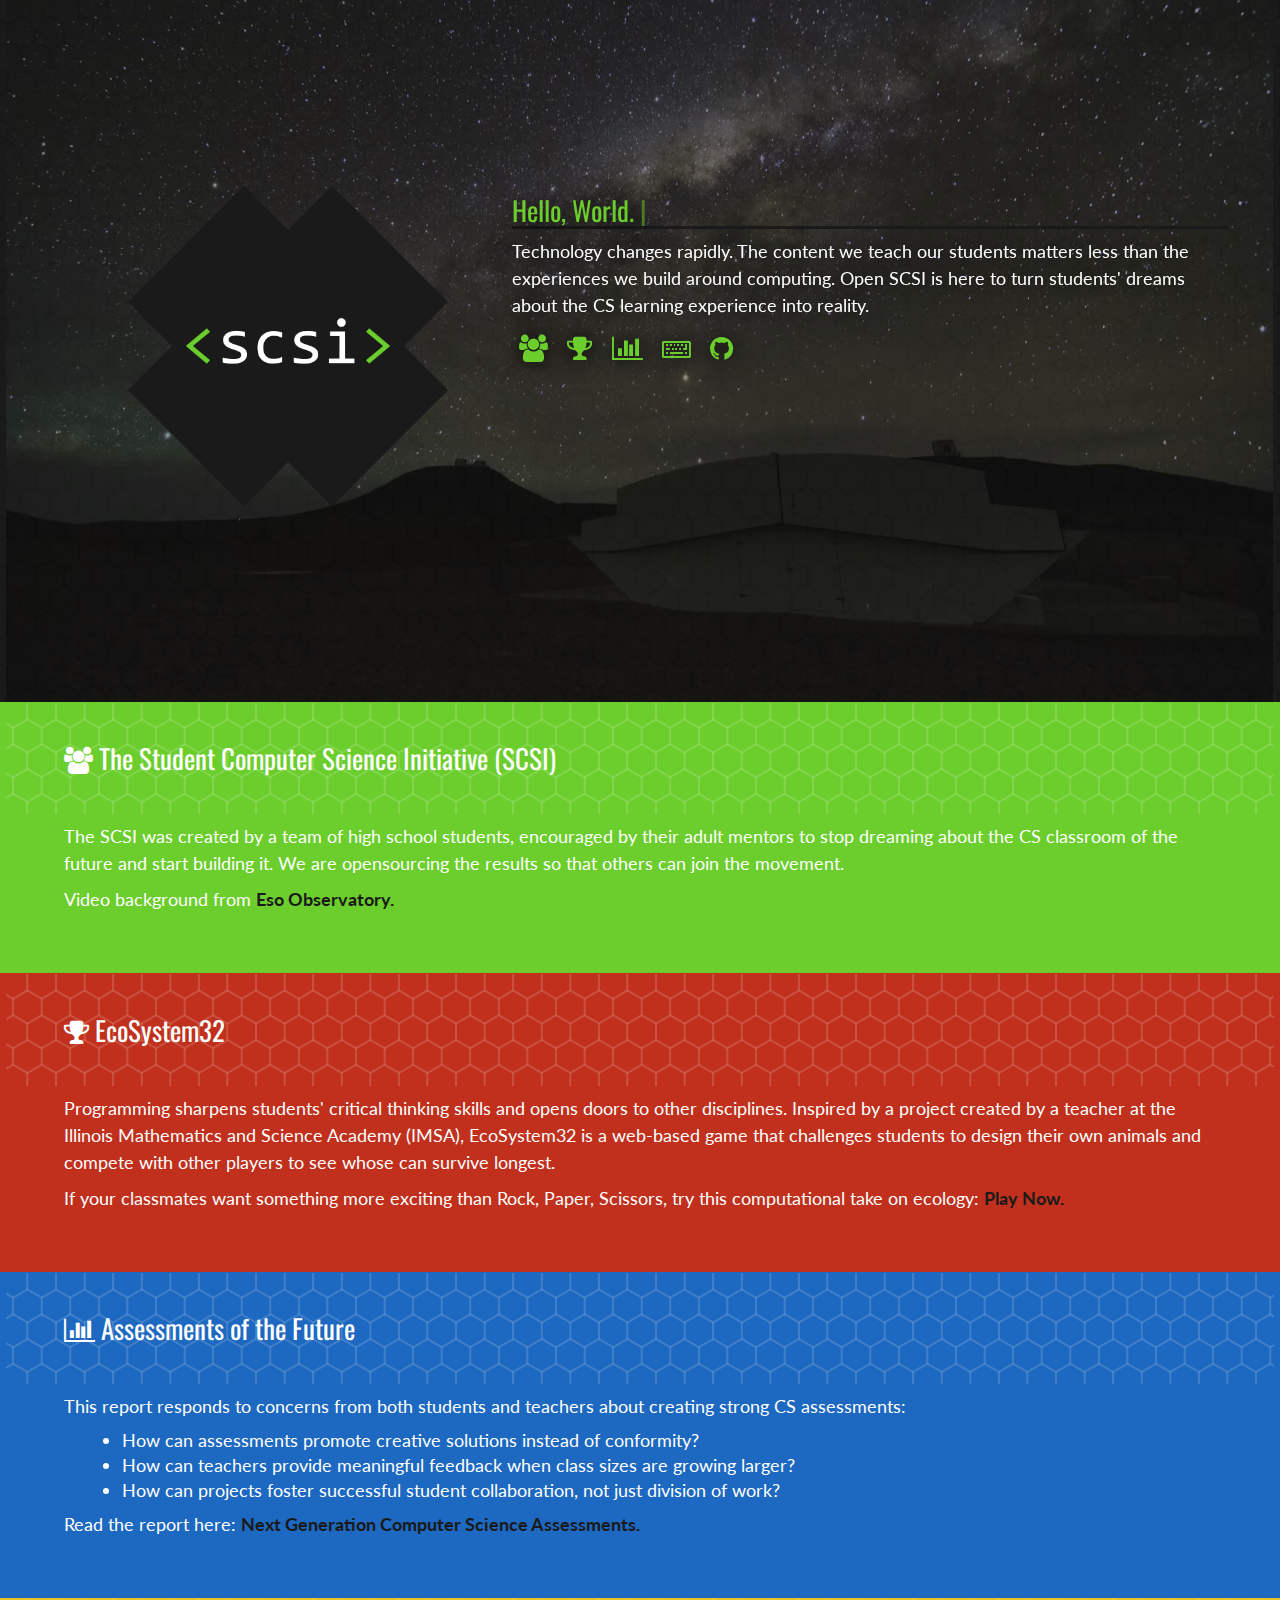
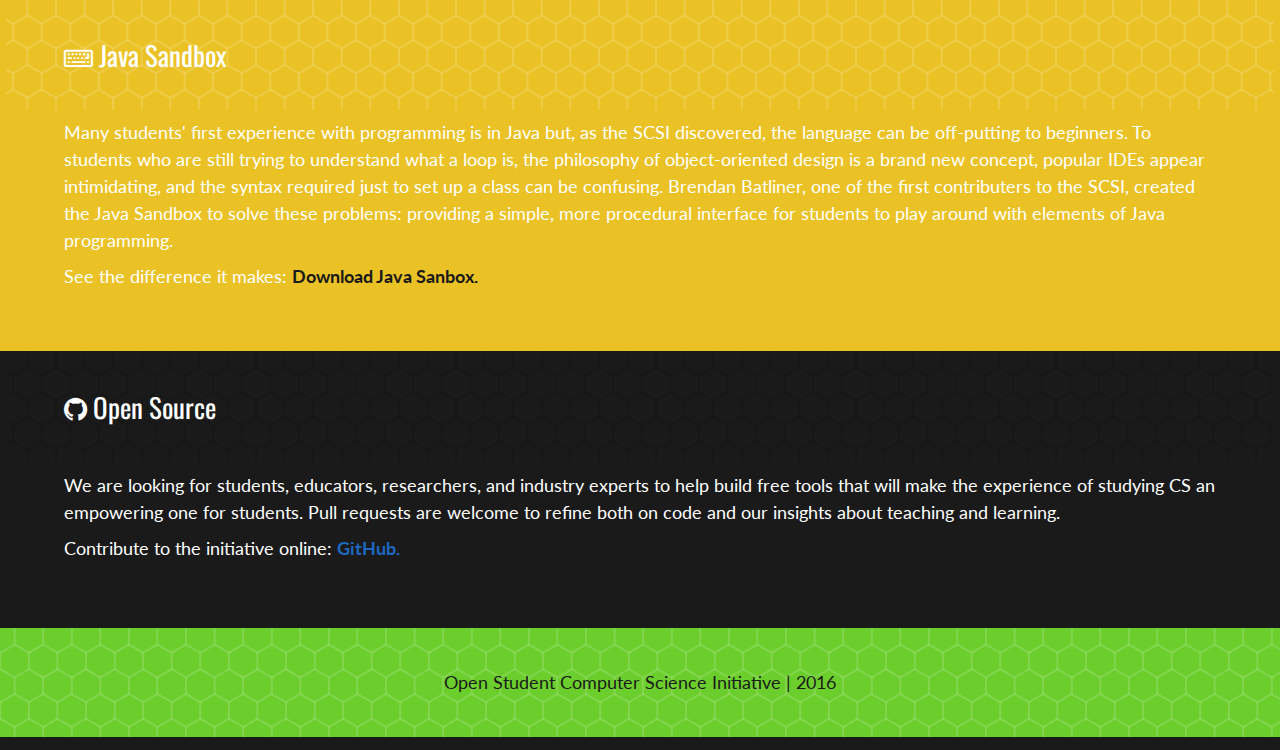
<file: index.html>
<!DOCTYPE html>
<html>
	<head>
		<title>Open SCSI</title>
		<meta name="viewport" content="width=device-width, initial-scale=1.0">
		<link rel="stylesheet" type="text/css" href="style/reset.css">
		<link rel="stylesheet" type="text/css" href="style/main.css">
		<link rel="icon" type="img/png" href="style/favicon.png" style="width:30px;">
		<!-- IMPORTED SCRIPTS -->
		<link href='https://fonts.googleapis.com/css?family=Oswald:400,700|Lato:400,900' rel='stylesheet' type='text/css'>
		<link rel="stylesheet" href="https://maxcdn.bootstrapcdn.com/font-awesome/4.5.0/css/font-awesome.min.css">
		<script src="https://ajax.googleapis.com/ajax/libs/jquery/1.11.1/jquery.min.js"></script>
		<!-- NEED FIREBASE LATER -->
		<style>

			html{
				background-color: #1a1a1a;
				background-image: url('style/img/charcoal-trans-hex.png');
				background-size: 200px;
				background-repeat: repeat;
			}



		</style>
	</head>

	<body id="index">

		<section id="cover">
			<img src="style/img/scsi-logo.png">
			<div class="ghost-center">
				<div id="entry-message">
					<h1>Hello, World.<span class="console-char"> |</span></h1>
					<p>Technology changes rapidly. The content we teach our students matters less than the experiences we build around computing. Open SCSI is here to turn students' dreams about the CS learning experience into reality.</p>
					<p id="landing-icons">
						<a href="#users"><i class="fa fa-users"></i></a>
						<a href="#trophy"><i class="fa fa-trophy"></i></a>
						<a href="#bar-chart"><i class="fa fa-bar-chart"></i></a>
						<a href="#keyboard-o"><i class="fa fa-keyboard-o"></i></a>
						<a href="#github"><i class="fa fa-github"></i></a>
					</p>
				</div>
			</div>
			<div class="video-wrapper">
				<video autoplay loop>
					<source src="style/vid/observatory.mp4">SCSI Video</source>
					<source src="style/vid/observatory.jpg">SCSI Video</source>
				</video>
			</div>
		</section>
		<section id="users">
			<div class="hex-row">
				<h1><i class="fa fa-users" id="users"></i> The Student Computer Science Initiative (SCSI)</h1>
			</div>
			<p>The SCSI was created by a team of high school students, encouraged by their adult mentors to stop dreaming about the CS classroom of the future and start building it. We are opensourcing the results so that others can join the movement.</p>
			<p>Video background from <a href="http://www.eso.org/public/" target="_blank">Eso Observatory.</a></p>
		</section>
		<section id="trophy">
			<div class="hex-row">
				<h1><i class="fa fa-trophy"></i> EcoSystem32</h1>
			</div>
			<p>Programming sharpens students' critical thinking skills and opens doors to other disciplines. Inspired by a project created by a teacher at the Illinois Mathematics and Science Academy (IMSA), EcoSystem32 is a web-based game that challenges students to design their own animals and compete with other players to see whose can survive longest.</p>
			<p>If your classmates want something more exciting than Rock, Paper, Scissors, try this computational take on ecology: <a href="ecosystem32/" target="_blank">Play Now.</a></p>
		</section>
		<section id="bar-chart">
			<div class="hex-row">
				<h1><i class="fa fa-bar-chart"></i> Assessments of the Future</h1>
			</div>
			<p>This report responds to concerns from both students and teachers about creating strong CS assessments:</p>
			<ul>
				<li>How can assessments promote creative solutions instead of conformity?</li>
				<li>How can teachers provide meaningful feedback when class sizes are growing larger?</li>
				<li>How can projects foster successful student collaboration, not just division of work?</li>
			</ul>
			<p>Read the report here: <a href="assessments/report.pdf" target="_blank">Next Generation Computer Science Assessments.</a></p>
		</section>
		<section id="keyboard-o">
			<div class="hex-row">
				<h1><i class="fa fa-keyboard-o"></i> Java Sandbox</h1>
			</div>
			<p>Many students' first experience with programming is in Java but, as the SCSI discovered, the language can be off-putting to beginners. To students who are still trying to understand what a loop is, the philosophy of object-oriented design is a brand new concept, popular IDEs appear intimidating, and the syntax required just to set up a class can be confusing. Brendan Batliner, one of the first contributers to the SCSI, created the Java Sandbox to solve these problems: providing a simple, more procedural interface for students to play around with elements of Java programming.</p>
			<p>See the difference it makes: <a href="https://github.com/openscsi/java-sandbox" target="_blank">Download Java Sanbox.</a></p>
		</section>
		<section id="github">
			<div class="hex-row">
				<h1><i class="fa fa-github"></i> Open Source</h1>
			</div>
			<p>We are looking for students, educators, researchers, and industry experts to help build free tools that will make the experience of studying CS an empowering one for students. Pull requests are welcome to refine both on  code and our insights about teaching and learning.</p>
			<p>Contribute to the initiative online: <a href="https://github.com/openscsi" target="_blank">GitHub.</a></p>
		</section>
		<section>
			<div class="hex-row">
				<p>Open Student Computer Science Initiative | 2016</p>
			</div>
		</section>

		<script type="text/javascript">

			$('a').click(function(){
				$('html, body').animate({
					scrollTop: $( $.attr(this, 'href') ).offset().top
				}, 500);
				return false;
			});

		</script>
		
	</body>
</html>
</file>
<file: style/main.css>
h1,h2,h3,li,p,ul{font-family:Lato,sans-serif;margin:9px auto;color:#fff}h1,h2,h3{font-family:Oswald,sans-serif;text-align:center}h1{font-size:27px;line-height:31.5px}h2{font-size:19.8px;line-height:24.3px}p{font-size:18px;line-height:22.5px;text-align:center}ul{width:90%;margin:auto 5%}li{font-size:18px;line-height:22.5px;list-style:disc;margin:2.7px auto}a{text-decoration:none;font-weight:700;color:#1a1a1a;transition:all .5s ease;-webkit-transition:all .5s ease}a:hover{color:#fff}html{background:#fff;width:100%;margin:0;padding:0;font-family:Lato,sans-serif;font-size:18px;color:#1a1a1a;overflow-x:hidden}body{width:100%;margin:0;padding:0}canvas{display:block;margin:0 auto}.console-char{font-weight:400;opacity:.5;animation:processingConsole 2s linear infinite;-webkit-animation:processingConsole 2s linear infinite}@-webkit-keyframes processingConsole{0%{opacity:1}50%{opacity:.05}100%{opacity:1}}div.hex-row{background-image:url(img/white-trans-hex.png);background-size:200px;width:100%;padding:2.5% 5%;margin:-5.5% -5% -5%;margin-bottom:0}div.hex-row h1{line-height:36px}section{width:90%;padding:5%;margin-top:-1%}section h1,section h2,section h3,section li,section p,section ul{text-align:left}section p{line-height:27px}body#index section:nth-child(1) img{width:25%;margin:10.5% 5%;position:absolute}body#index section:nth-child(1) div.ghost-center{background:0 0;position:absolute;width:100%;height:25%;margin:10.5% auto;margin-right:0}body#index section:nth-child(1) div.ghost-center div#entry-message{background:0 0;position:absolute;vertical-align:middle;width:56%;margin:0 35%}body#index section:nth-child(1) div.ghost-center div#entry-message h1,body#index section:nth-child(1) div.ghost-center div#entry-message p{text-shadow:0 0 20px rgba(0,0,0,.95)}body#index section:nth-child(1) div.ghost-center div#entry-message h1{color:#6bce2c;border-bottom:3px solid #1a1a1a}body#index section:nth-child(1) div.ghost-center div#entry-message p#landing-icons i{font-size:27px;margin:1%}body#index section:nth-child(1) div.ghost-center div#entry-message p#landing-icons a{color:#6bce2c}body#index section:nth-child(1) div.ghost-center div#entry-message p#landing-icons a:hover{color:#fff}body#index section:nth-child(1) div.video-wrapper{opacity:.5;position:relative;z-index:-5}body#index section:nth-child(1) div.video-wrapper video{width:110%;margin:-5%}@media (max-width:700px){body#index section:nth-child(1) img{width:30%;margin:2.5% 30%}body#index section:nth-child(1) div.ghost-center{margin:32.5% -5% -5%;position:absolute;width:100%}body#index section:nth-child(1) div.ghost-center div#entry-message{margin:5%;width:90%}body#index section:nth-child(1) div.video-wrapper{width:200vh;height:92.5vh}}body#index section:nth-child(2){background-color:#6bce2c}body#index section:nth-child(3){background-color:#c0301d}body#index section:nth-child(4){background-color:#1d68c0}body#index section:nth-child(5){background-color:#ebc226}body#index section:nth-child(6){background-color:#1a1a1a}body#index section:nth-child(6) div.hex-row{background-image:url(img/charcoal-trans-hex.png);background-size:200px}body#index section:nth-child(6) a{color:#1d68c0}body#index section:nth-child(7){background-color:#6bce2c;width:100%;margin-top:5%;padding:0}body#index section:nth-child(7) p{text-align:center;color:#1a1a1a}section input[type=text],section input[type=color]{width:100%;font-size:16.2px;height:31.5px;line-height:31.5px;margin-bottom:2.5%;font-family:Lato,sans-serif}section input[type=text]{padding:1%;width:98%}section button.page-button{font-family:Lato,sans-serif;width:50%;background:#1a1a1a;color:#fff;font-size:27px;height:45px;line-height:36px;text-align:center;display:block;margin:5% auto;padding:4.5px;border-radius:6px;transition:all .5s ease;-webkit-transition:all .5s ease}section button.page-button:hover{background:#6bce2c}body#form section:nth-child(1){background-color:#6bce2c}body#form section:nth-child(2){background-color:#c0301d}body#form section:nth-child(3){background-color:#1d68c0}body#form section:nth-child(3) h3{color:#1a1a1a}body#form section:nth-child(4){background-color:#1a1a1a}body#form section:nth-child(4) div.hex-row{background-image:url(img/charcoal-trans-hex.png);background-size:200px}body#form section:nth-child(4) a{color:#1d68c0}body#form section:nth-child(5){background-color:#ebc226;width:100%;margin-top:5%;padding:0}body#form section:nth-child(5) p{text-align:center;color:#1a1a1a}body#form label.slider-label{width:47.5%;display:inline-block;margin:2.5% auto}body#form label.slider-label h3,body#form label.slider-label input{display:inline-block}body#form label.slider-label h3{font-size:16.2px;margin-right:15px}body#form input[type=radio]{display:none}body#form input[type=radio]:checked+h3{color:#1a1a1a}body#form label.radio-label{display:inline-block;width:47.5%;height:60px;line-height:30px}body#form label.radio-label h3{text-align:center;transition:all .5s ease;-webkit-transition:all .5s ease}body#form textarea{max-width:95%;width:95%;padding:2.5%;background:#1a1a1a;font-size:16.2px;line-height:31.5px;height:315px;color:#fff}body#form textarea.ace_text-input{position:relative}body#form div#editor{height:315px}body#new-room section:nth-child(1){background-color:#1d68c0}body#new-room section:nth-child(2){background:0 0;width:100%;margin-top:5%;padding:0}body#new-room section:nth-child(2) p{text-align:center;color:#1a1a1a}body#new-room section:nth-child(2) button{background-color:#1d68c0}body#new-room p#response{color:#fff}header{background:#6bce2c;box-shadow:0 0 20px rgba(26,26,26,.85);position:fixed;width:100%}header h1,header img{display:inline-block;height:36px;line-height:36px;margin:4.5px}header h1{text-align:left;position:absolute}div.headerSpace{height:56.25px}button,input,select,textarea{outline:0;border:none}::-webkit-scrollbar{width:10px;height:10px;background:rgba(0,0,0,.5);z-index:50}::-webkit-scrollbar-button{background:rgba(0,0,0,.5)}::-webkit-scrollbar-track{background:rgba(0,0,0,.5)}::-webkit-scrollbar-track-piece{background:rgba(0,0,0,.5)}::-webkit-scrollbar-thumb{background:#fff;position:absolute;margin-left:-10px}::-webkit-scrollbar-corner{width:10px;height:10px;background:rgba(0,0,0,.5);display:none}::-webkit-resizer{background:rgba(0,0,0,.5);display:none}
</file>
